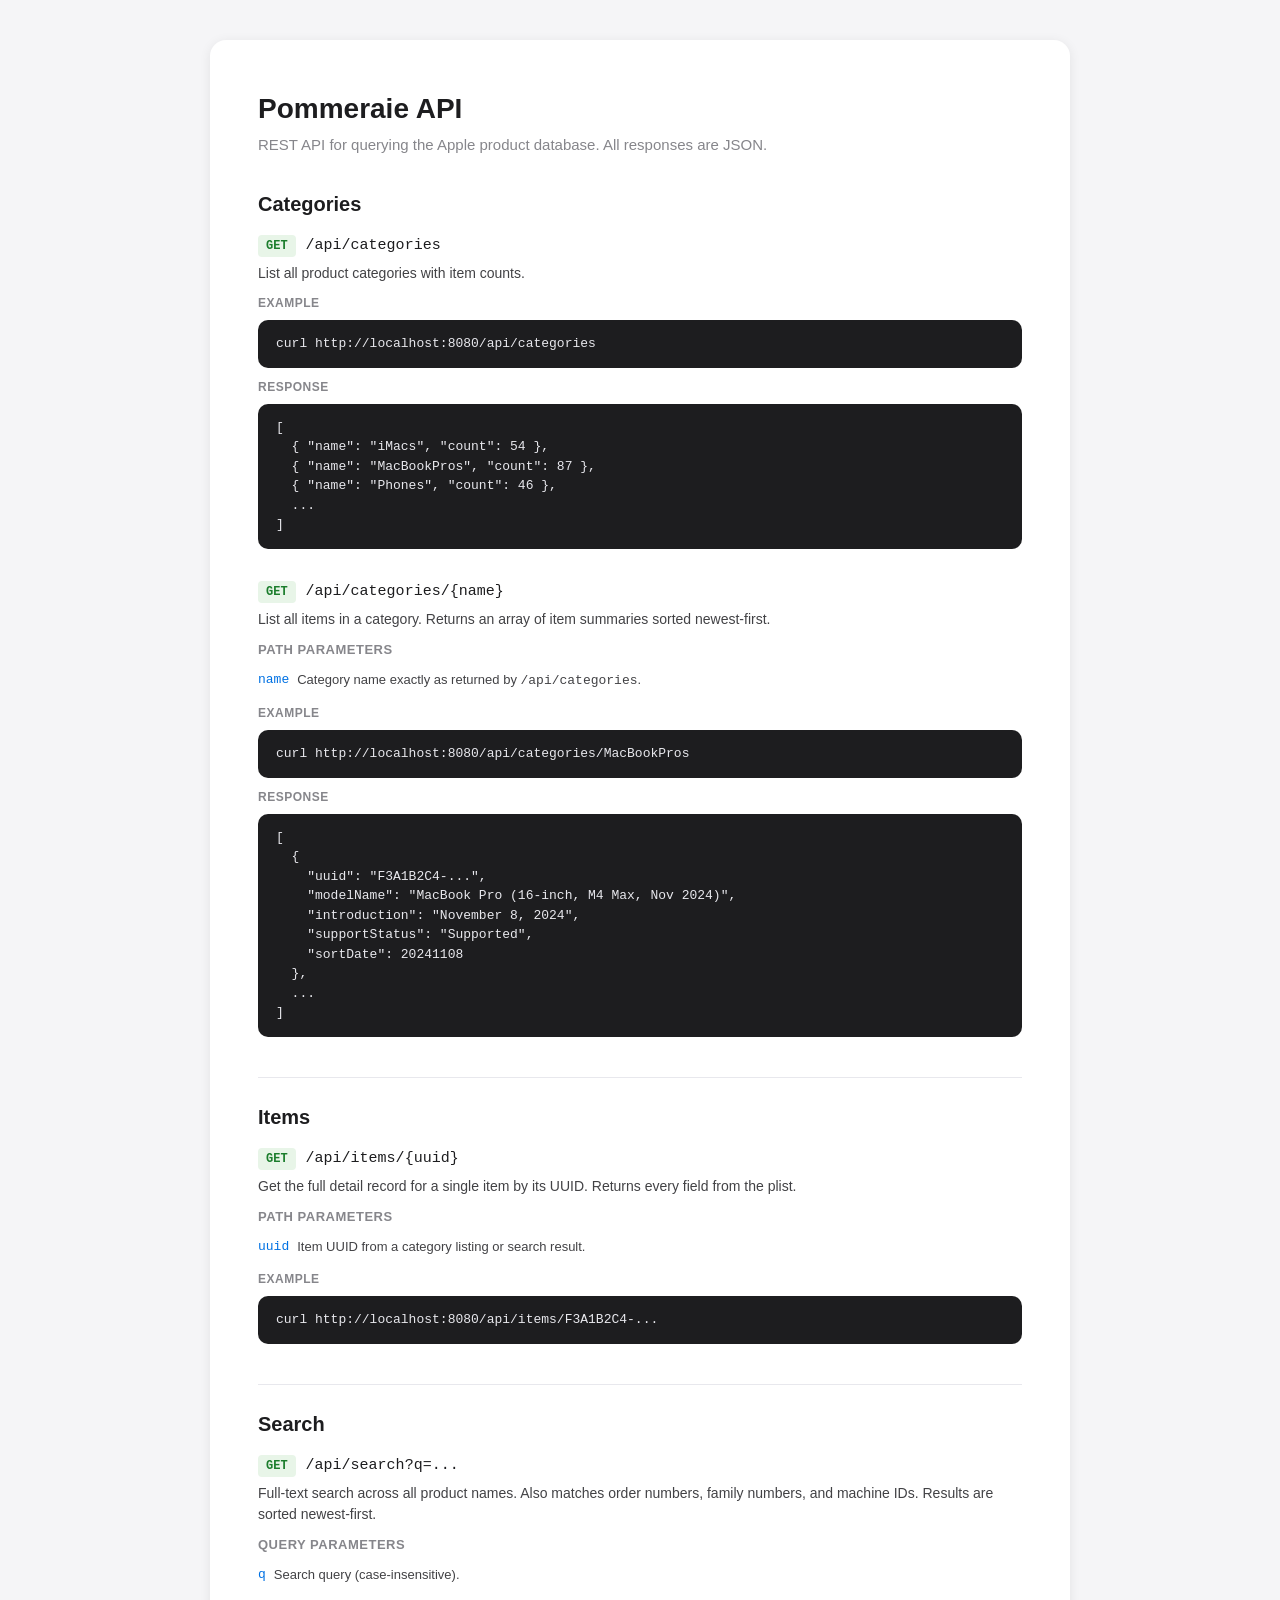
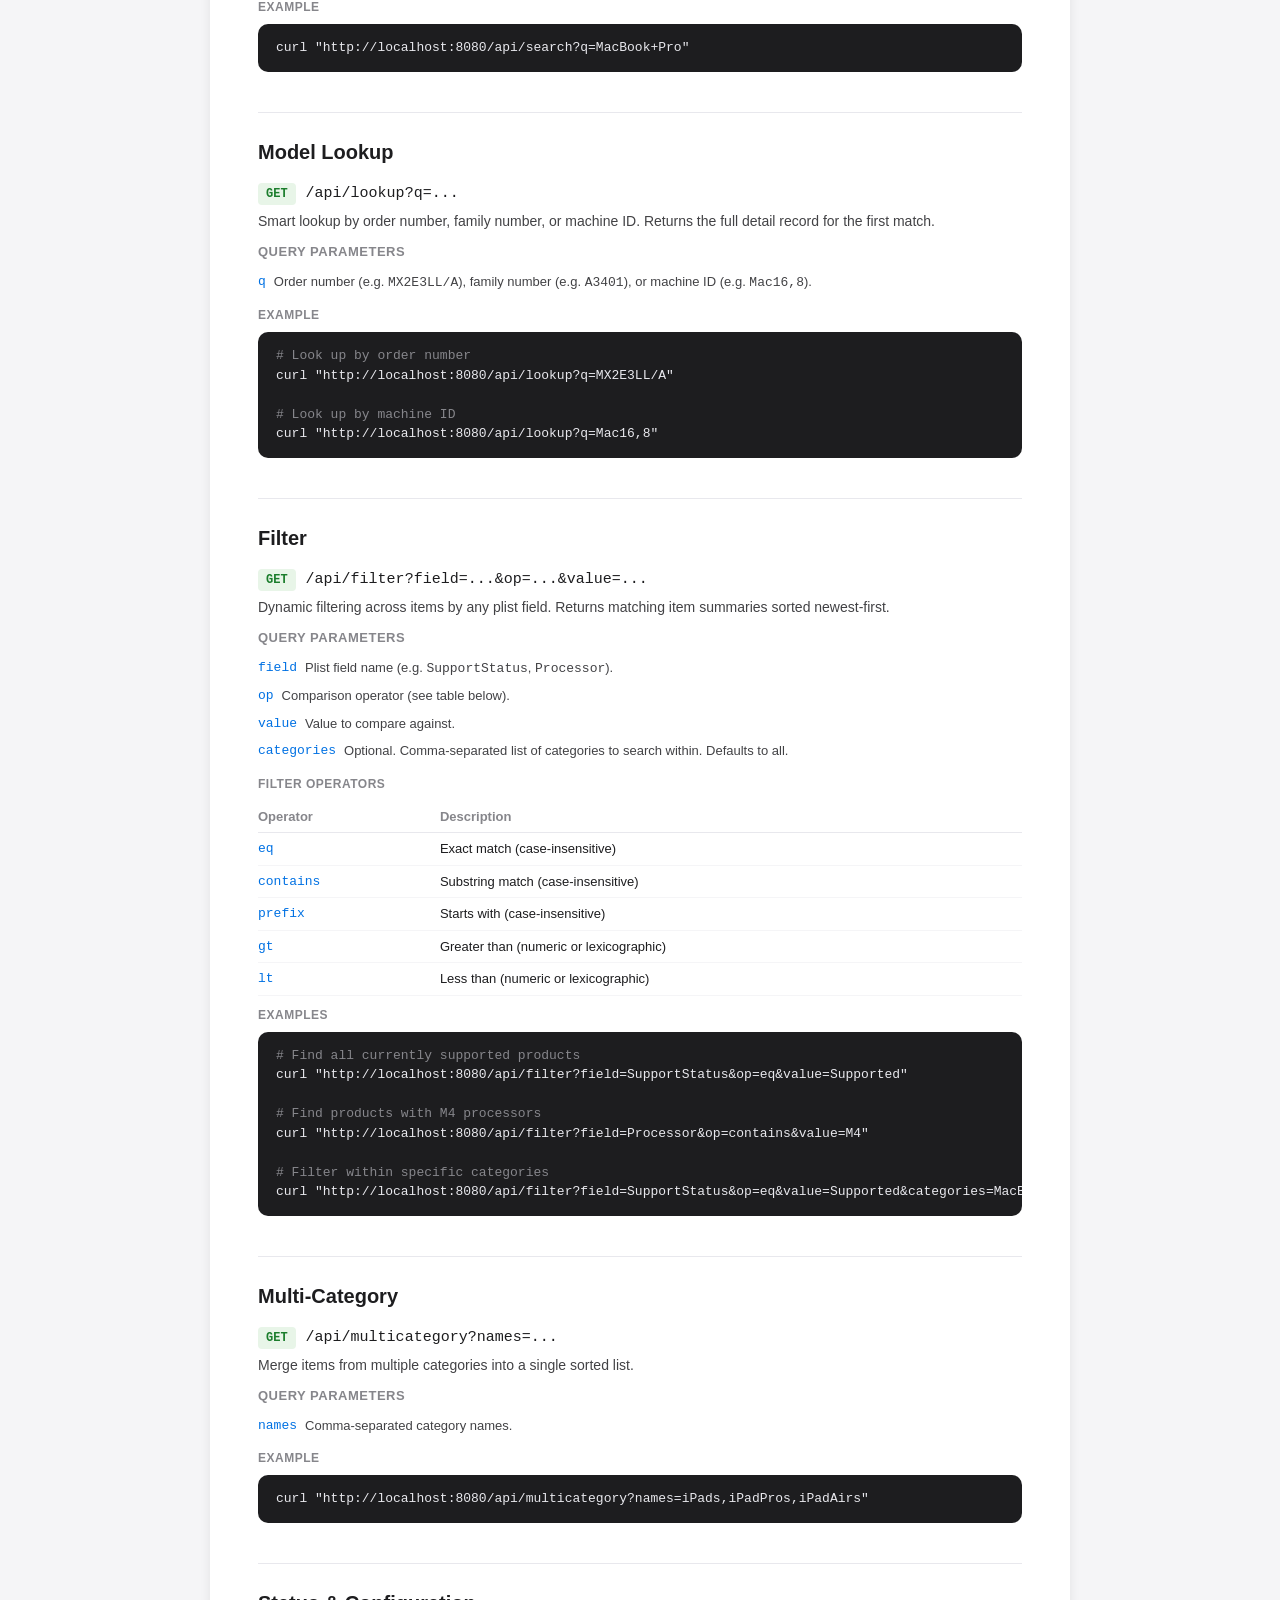
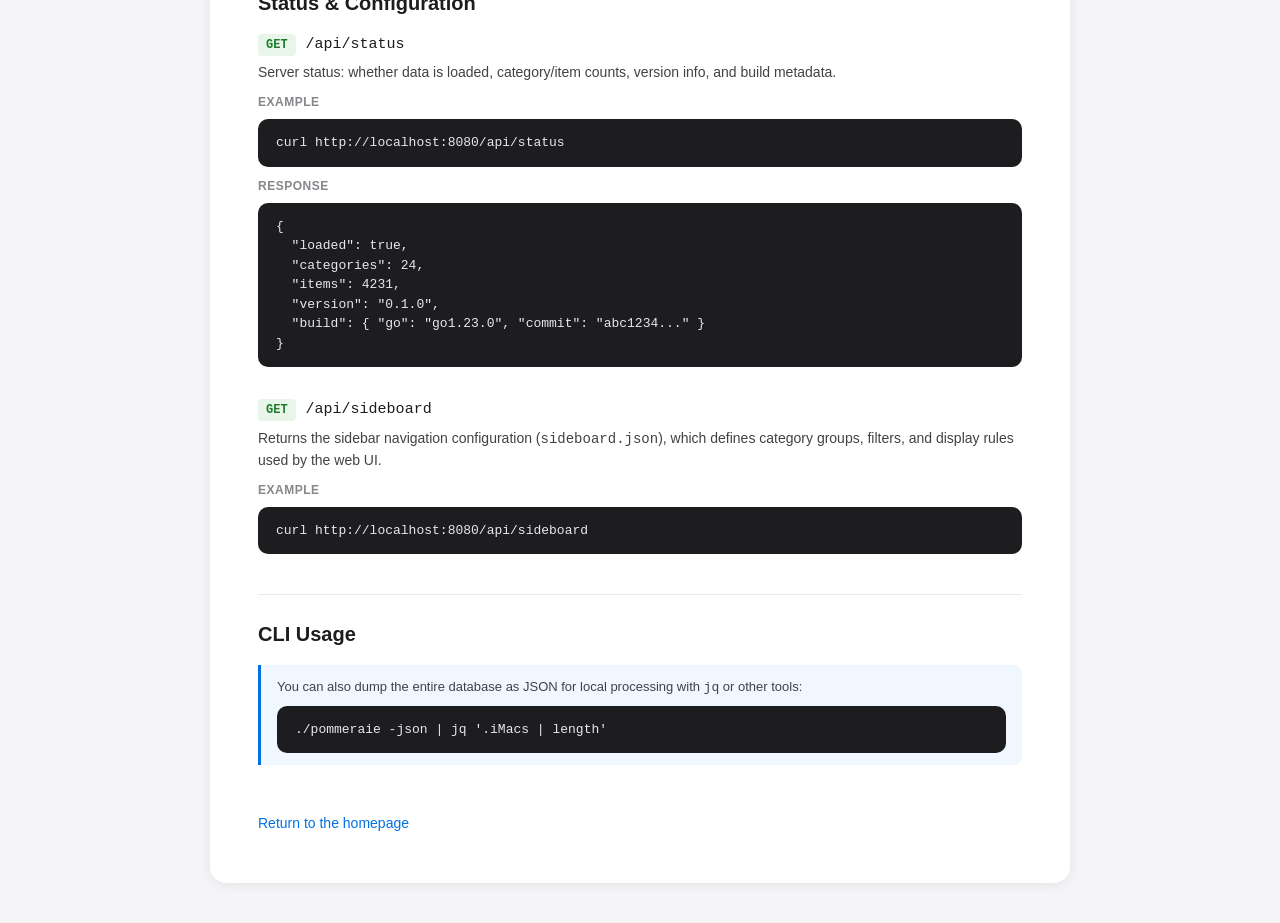
<file: static/api.html>
<!doctype html>
<html lang="en">
    <head>
        <meta charset="UTF-8" />
        <meta name="viewport" content="width=device-width, initial-scale=1.0" />
        <title>API Documentation — Pommeraie</title>
        <style>
            * {
                margin: 0;
                padding: 0;
                box-sizing: border-box;
            }
            body {
                font-family:
                    -apple-system, BlinkMacSystemFont, "SF Pro Text",
                    "Helvetica Neue", sans-serif;
                background: #f5f5f7;
                color: #1d1d1f;
                padding: 40px 20px;
                line-height: 1.5;
            }
            .container {
                background: #fff;
                border-radius: 16px;
                box-shadow: 0 2px 12px rgba(0, 0, 0, 0.08);
                padding: 48px;
                max-width: 860px;
                margin: 0 auto;
            }
            h1 {
                font-size: 28px;
                font-weight: 600;
                margin-bottom: 4px;
            }
            .subtitle {
                font-size: 15px;
                color: #86868b;
                margin-bottom: 32px;
            }
            h2 {
                font-size: 20px;
                font-weight: 600;
                margin-top: 40px;
                margin-bottom: 16px;
                padding-top: 24px;
                border-top: 1px solid #e8e8ed;
            }
            h2:first-of-type {
                margin-top: 0;
                padding-top: 0;
                border-top: none;
            }
            .endpoint {
                margin-bottom: 32px;
            }
            .endpoint-header {
                display: flex;
                align-items: baseline;
                gap: 10px;
                margin-bottom: 6px;
                flex-wrap: wrap;
            }
            .method {
                font-family: "SF Mono", SFMono-Regular, Menlo, monospace;
                font-size: 12px;
                font-weight: 600;
                background: #e8f5e8;
                color: #1b7d2c;
                padding: 2px 8px;
                border-radius: 4px;
                flex-shrink: 0;
            }
            .path {
                font-family: "SF Mono", SFMono-Regular, Menlo, monospace;
                font-size: 15px;
                font-weight: 500;
                color: #1d1d1f;
            }
            .endpoint p {
                font-size: 14px;
                color: #424245;
                margin-bottom: 10px;
            }
            .params {
                margin: 10px 0;
            }
            .params-title {
                font-size: 13px;
                font-weight: 600;
                color: #86868b;
                text-transform: uppercase;
                letter-spacing: 0.5px;
                margin-bottom: 6px;
            }
            .param {
                font-size: 13px;
                padding: 4px 0;
                display: flex;
                gap: 8px;
            }
            .param-name {
                font-family: "SF Mono", SFMono-Regular, Menlo, monospace;
                color: #0071e3;
                flex-shrink: 0;
            }
            .param-desc {
                color: #424245;
            }
            pre {
                background: #1d1d1f;
                color: #e8e8ed;
                font-family: "SF Mono", SFMono-Regular, Menlo, monospace;
                font-size: 13px;
                padding: 14px 18px;
                border-radius: 10px;
                overflow-x: auto;
                margin: 8px 0;
                line-height: 1.5;
                position: relative;
            }
            pre .comment {
                color: #86868b;
            }
            .copy-btn {
                position: absolute;
                top: 8px;
                right: 8px;
                background: rgba(255, 255, 255, 0.1);
                border: none;
                border-radius: 6px;
                color: #86868b;
                font-family: "SF Mono", SFMono-Regular, Menlo, monospace;
                font-size: 11px;
                padding: 4px 10px;
                cursor: pointer;
                opacity: 0;
                transition: opacity 0.15s, background 0.15s;
            }
            pre:hover .copy-btn {
                opacity: 1;
            }
            .copy-btn:hover {
                background: rgba(255, 255, 255, 0.2);
                color: #e8e8ed;
            }
            .copy-btn.copied {
                opacity: 1;
                color: #34c759;
            }
            .label {
                font-size: 12px;
                font-weight: 600;
                color: #86868b;
                text-transform: uppercase;
                letter-spacing: 0.5px;
                margin-top: 10px;
                margin-bottom: 4px;
            }
            table {
                width: 100%;
                border-collapse: collapse;
                font-size: 13px;
                margin: 8px 0;
            }
            th {
                text-align: left;
                font-weight: 600;
                color: #86868b;
                padding: 6px 12px 6px 0;
                border-bottom: 1px solid #e8e8ed;
            }
            td {
                padding: 6px 12px 6px 0;
                border-bottom: 1px solid #f5f5f7;
                vertical-align: top;
            }
            td:first-child {
                font-family: "SF Mono", SFMono-Regular, Menlo, monospace;
                color: #0071e3;
                white-space: nowrap;
            }
            .back-link {
                display: inline-block;
                margin-top: 32px;
                font-size: 14px;
                color: #0071e3;
                text-decoration: none;
            }
            .back-link:hover {
                text-decoration: underline;
            }
            .note {
                background: #f0f7ff;
                border-left: 3px solid #0071e3;
                padding: 12px 16px;
                border-radius: 0 8px 8px 0;
                font-size: 13px;
                color: #424245;
                margin: 16px 0;
            }
            @media (max-width: 600px) {
                .container {
                    padding: 24px 16px;
                }
                .endpoint-header {
                    gap: 6px;
                }
                .path {
                    font-size: 13px;
                }
            }
        </style>
    </head>
    <body>
        <div class="container">
            <h1>Pommeraie API</h1>
            <p class="subtitle">
                REST API for querying the Apple product database. All responses
                are JSON.
            </p>

            <h2>Categories</h2>

            <div class="endpoint">
                <div class="endpoint-header">
                    <span class="method">GET</span>
                    <span class="path">/api/categories</span>
                </div>
                <p>List all product categories with item counts.</p>
                <div class="label">Example</div>
                <pre>curl http://localhost:8080/api/categories</pre>
                <div class="label">Response</div>
                <pre>[
  { "name": "iMacs", "count": 54 },
  { "name": "MacBookPros", "count": 87 },
  { "name": "Phones", "count": 46 },
  ...
]</pre>
            </div>

            <div class="endpoint">
                <div class="endpoint-header">
                    <span class="method">GET</span>
                    <span class="path">/api/categories/{name}</span>
                </div>
                <p>
                    List all items in a category. Returns an array of item
                    summaries sorted newest-first.
                </p>
                <div class="params">
                    <div class="params-title">Path Parameters</div>
                    <div class="param">
                        <span class="param-name">name</span>
                        <span class="param-desc"
                            >Category name exactly as returned by
                            <code>/api/categories</code>.</span
                        >
                    </div>
                </div>
                <div class="label">Example</div>
                <pre>curl http://localhost:8080/api/categories/MacBookPros</pre>
                <div class="label">Response</div>
                <pre>[
  {
    "uuid": "F3A1B2C4-...",
    "modelName": "MacBook Pro (16-inch, M4 Max, Nov 2024)",
    "introduction": "November 8, 2024",
    "supportStatus": "Supported",
    "sortDate": 20241108
  },
  ...
]</pre>
            </div>

            <h2>Items</h2>

            <div class="endpoint">
                <div class="endpoint-header">
                    <span class="method">GET</span>
                    <span class="path">/api/items/{uuid}</span>
                </div>
                <p>
                    Get the full detail record for a single item by its UUID.
                    Returns every field from the plist.
                </p>
                <div class="params">
                    <div class="params-title">Path Parameters</div>
                    <div class="param">
                        <span class="param-name">uuid</span>
                        <span class="param-desc"
                            >Item UUID from a category listing or search
                            result.</span
                        >
                    </div>
                </div>
                <div class="label">Example</div>
                <pre>curl http://localhost:8080/api/items/F3A1B2C4-...</pre>
            </div>

            <h2>Search</h2>

            <div class="endpoint">
                <div class="endpoint-header">
                    <span class="method">GET</span>
                    <span class="path">/api/search?q=...</span>
                </div>
                <p>
                    Full-text search across all product names. Also matches
                    order numbers, family numbers, and machine IDs. Results are
                    sorted newest-first.
                </p>
                <div class="params">
                    <div class="params-title">Query Parameters</div>
                    <div class="param">
                        <span class="param-name">q</span>
                        <span class="param-desc"
                            >Search query (case-insensitive).</span
                        >
                    </div>
                </div>
                <div class="label">Example</div>
                <pre>curl "http://localhost:8080/api/search?q=MacBook+Pro"</pre>
            </div>

            <h2>Model Lookup</h2>

            <div class="endpoint">
                <div class="endpoint-header">
                    <span class="method">GET</span>
                    <span class="path">/api/lookup?q=...</span>
                </div>
                <p>
                    Smart lookup by order number, family number, or machine ID.
                    Returns the full detail record for the first match.
                </p>
                <div class="params">
                    <div class="params-title">Query Parameters</div>
                    <div class="param">
                        <span class="param-name">q</span>
                        <span class="param-desc"
                            >Order number (e.g.
                            <code>MX2E3LL/A</code>), family number (e.g.
                            <code>A3401</code>), or machine ID (e.g.
                            <code>Mac16,8</code>).</span
                        >
                    </div>
                </div>
                <div class="label">Example</div>
                <pre><span class="comment"># Look up by order number</span>
curl "http://localhost:8080/api/lookup?q=MX2E3LL/A"

<span class="comment"># Look up by machine ID</span>
curl "http://localhost:8080/api/lookup?q=Mac16,8"</pre>
            </div>

            <h2>Filter</h2>

            <div class="endpoint">
                <div class="endpoint-header">
                    <span class="method">GET</span>
                    <span class="path">/api/filter?field=...&amp;op=...&amp;value=...</span>
                </div>
                <p>
                    Dynamic filtering across items by any plist field. Returns
                    matching item summaries sorted newest-first.
                </p>
                <div class="params">
                    <div class="params-title">Query Parameters</div>
                    <div class="param">
                        <span class="param-name">field</span>
                        <span class="param-desc"
                            >Plist field name (e.g.
                            <code>SupportStatus</code>,
                            <code>Processor</code>).</span
                        >
                    </div>
                    <div class="param">
                        <span class="param-name">op</span>
                        <span class="param-desc"
                            >Comparison operator (see table below).</span
                        >
                    </div>
                    <div class="param">
                        <span class="param-name">value</span>
                        <span class="param-desc"
                            >Value to compare against.</span
                        >
                    </div>
                    <div class="param">
                        <span class="param-name">categories</span>
                        <span class="param-desc"
                            >Optional. Comma-separated list of categories to
                            search within. Defaults to all.</span
                        >
                    </div>
                </div>

                <div class="label">Filter Operators</div>
                <table>
                    <thead>
                        <tr>
                            <th>Operator</th>
                            <th>Description</th>
                        </tr>
                    </thead>
                    <tbody>
                        <tr>
                            <td>eq</td>
                            <td>
                                Exact match (case-insensitive)
                            </td>
                        </tr>
                        <tr>
                            <td>contains</td>
                            <td>
                                Substring match (case-insensitive)
                            </td>
                        </tr>
                        <tr>
                            <td>prefix</td>
                            <td>
                                Starts with (case-insensitive)
                            </td>
                        </tr>
                        <tr>
                            <td>gt</td>
                            <td>
                                Greater than (numeric or lexicographic)
                            </td>
                        </tr>
                        <tr>
                            <td>lt</td>
                            <td>
                                Less than (numeric or lexicographic)
                            </td>
                        </tr>
                    </tbody>
                </table>

                <div class="label">Examples</div>
                <pre><span class="comment"># Find all currently supported products</span>
curl "http://localhost:8080/api/filter?field=SupportStatus&amp;op=eq&amp;value=Supported"

<span class="comment"># Find products with M4 processors</span>
curl "http://localhost:8080/api/filter?field=Processor&amp;op=contains&amp;value=M4"

<span class="comment"># Filter within specific categories</span>
curl "http://localhost:8080/api/filter?field=SupportStatus&amp;op=eq&amp;value=Supported&amp;categories=MacBookPros,iMacs"</pre>
            </div>

            <h2>Multi-Category</h2>

            <div class="endpoint">
                <div class="endpoint-header">
                    <span class="method">GET</span>
                    <span class="path">/api/multicategory?names=...</span>
                </div>
                <p>
                    Merge items from multiple categories into a single sorted
                    list.
                </p>
                <div class="params">
                    <div class="params-title">Query Parameters</div>
                    <div class="param">
                        <span class="param-name">names</span>
                        <span class="param-desc"
                            >Comma-separated category names.</span
                        >
                    </div>
                </div>
                <div class="label">Example</div>
                <pre>curl "http://localhost:8080/api/multicategory?names=iPads,iPadPros,iPadAirs"</pre>
            </div>

            <h2>Status &amp; Configuration</h2>

            <div class="endpoint">
                <div class="endpoint-header">
                    <span class="method">GET</span>
                    <span class="path">/api/status</span>
                </div>
                <p>
                    Server status: whether data is loaded, category/item
                    counts, version info, and build metadata.
                </p>
                <div class="label">Example</div>
                <pre>curl http://localhost:8080/api/status</pre>
                <div class="label">Response</div>
                <pre>{
  "loaded": true,
  "categories": 24,
  "items": 4231,
  "version": "0.1.0",
  "build": { "go": "go1.23.0", "commit": "abc1234..." }
}</pre>
            </div>

            <div class="endpoint">
                <div class="endpoint-header">
                    <span class="method">GET</span>
                    <span class="path">/api/sideboard</span>
                </div>
                <p>
                    Returns the sidebar navigation configuration
                    (<code>sideboard.json</code>), which defines category
                    groups, filters, and display rules used by the web UI.
                </p>
                <div class="label">Example</div>
                <pre>curl http://localhost:8080/api/sideboard</pre>
            </div>

            <h2>CLI Usage</h2>

            <div class="note">
                You can also dump the entire database as JSON for local
                processing with <code>jq</code> or other tools:
                <pre style="margin-top: 8px; margin-bottom: 0">./pommeraie -json | jq '.iMacs | length'</pre>
            </div>

            <a href="/" class="back-link">Return to the homepage</a>
        </div>
        <script>
            document.querySelectorAll("pre").forEach(function (pre) {
                var btn = document.createElement("button");
                btn.className = "copy-btn";
                btn.textContent = "Copy";
                btn.addEventListener("click", function () {
                    var text = pre.textContent
                        .replace(btn.textContent, "")
                        .trim();
                    navigator.clipboard.writeText(text).then(function () {
                        btn.textContent = "Copied";
                        btn.classList.add("copied");
                        setTimeout(function () {
                            btn.textContent = "Copy";
                            btn.classList.remove("copied");
                        }, 1500);
                    });
                });
                pre.appendChild(btn);
            });
        </script>
    </body>
</html>
</file>
